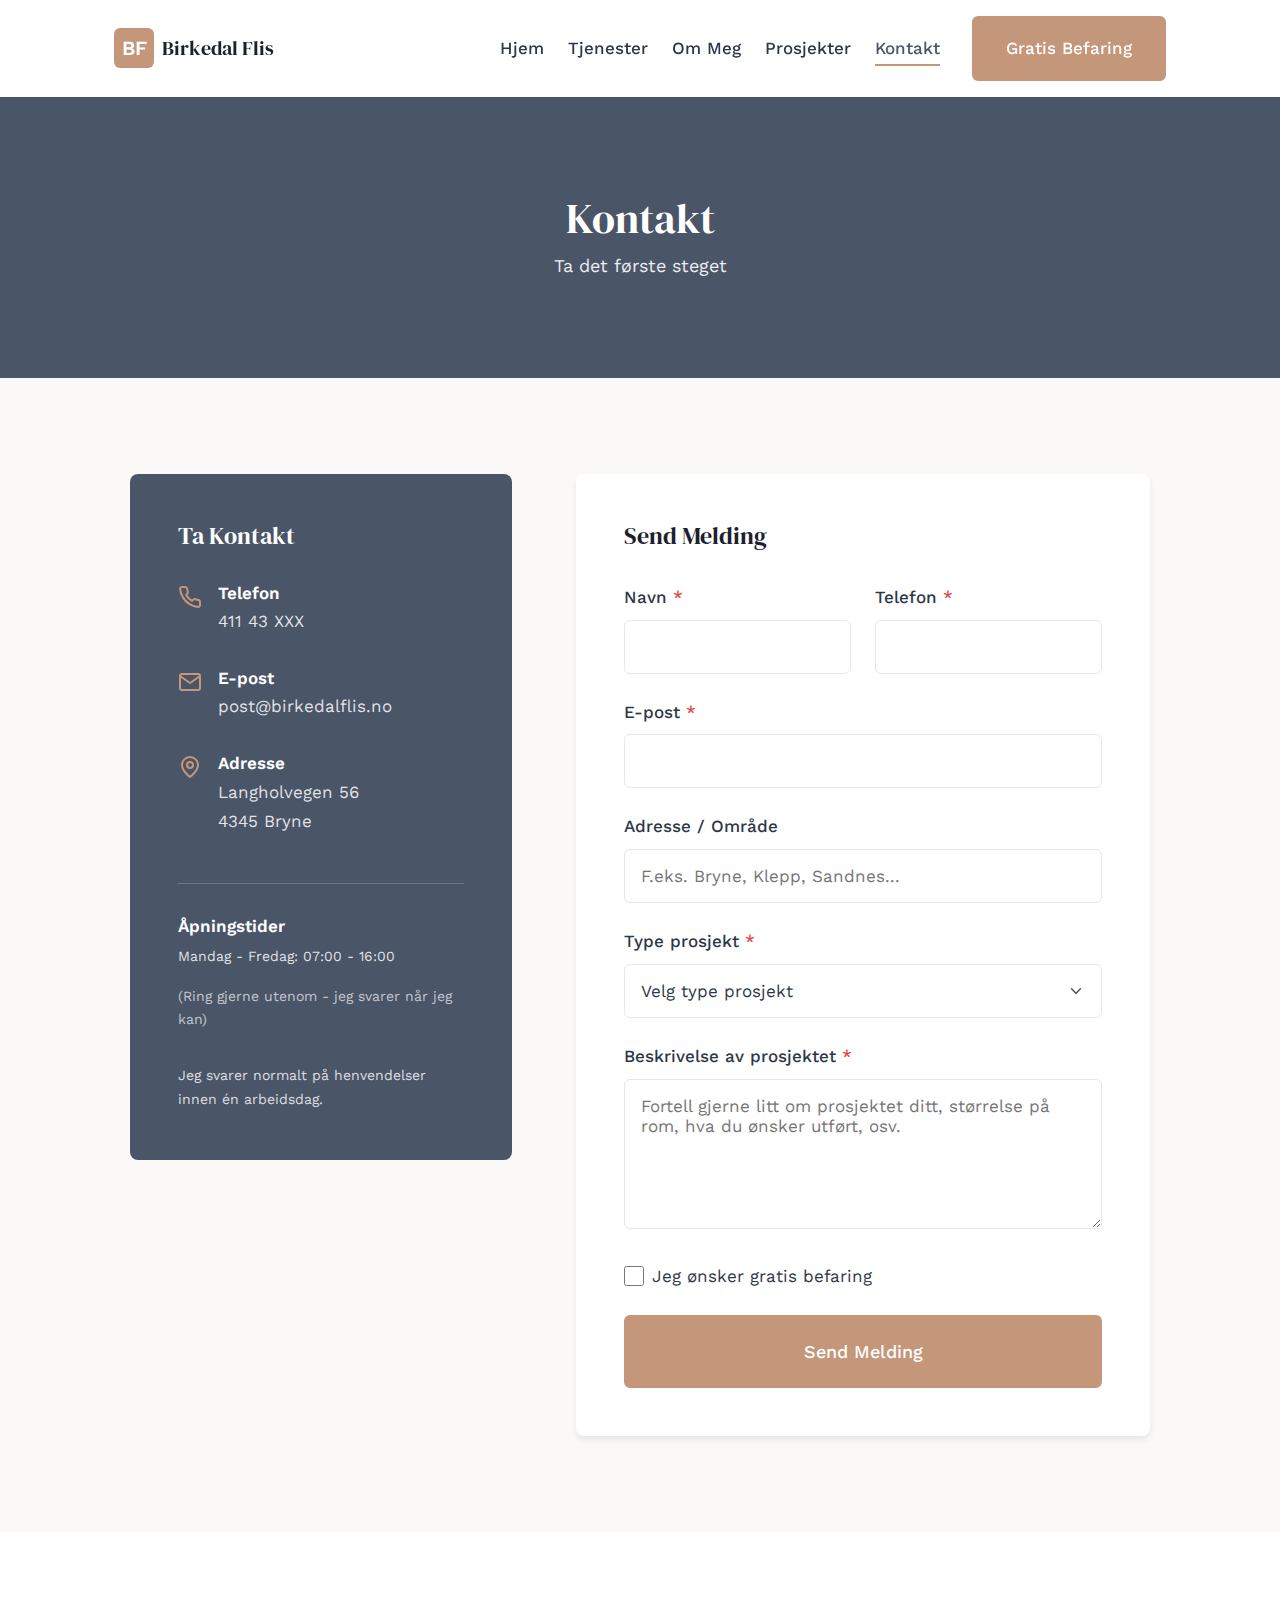
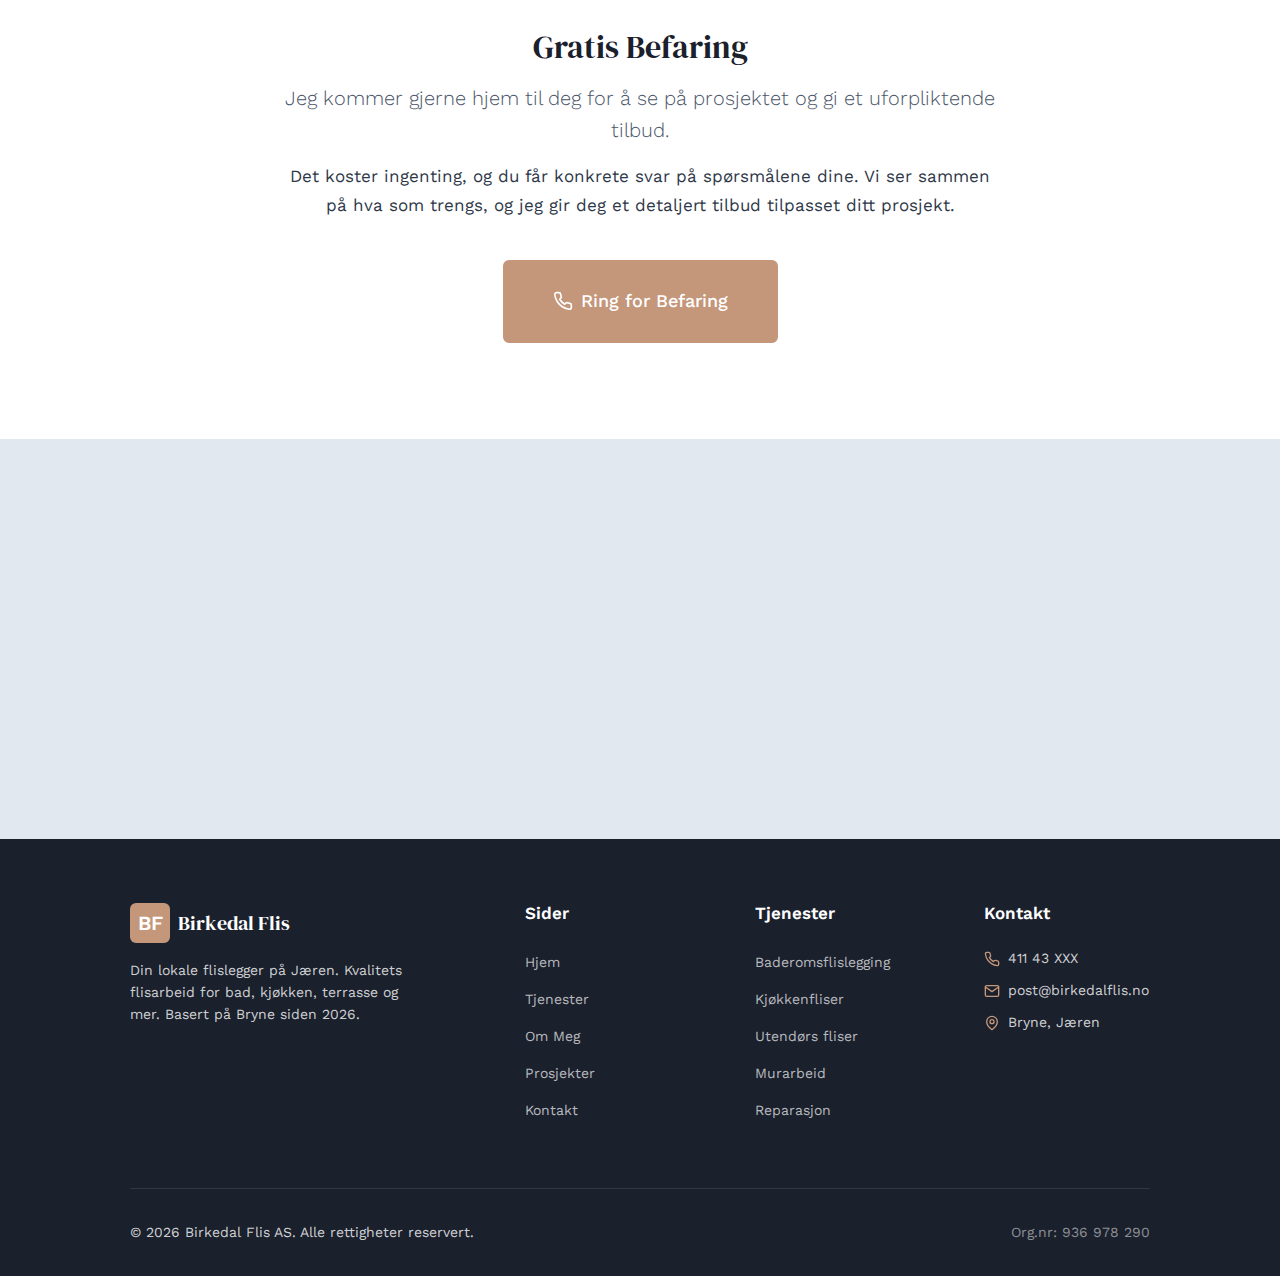
<file: kontakt.html>
<!DOCTYPE html>
<html lang="nb">
<head>
    <meta charset="UTF-8">
    <meta name="viewport" content="width=device-width, initial-scale=1.0">
    <meta http-equiv="X-UA-Compatible" content="IE=edge">

    <!-- Primary Meta Tags -->
    <title>Kontakt Flislegger Bryne | Gratis Befaring | Birkedal Flis</title>
    <meta name="title" content="Kontakt Flislegger Bryne | Gratis Befaring | Birkedal Flis">
    <meta name="description" content="Kontakt Birkedal Flis for flislegging på Jæren. Gratis befaring på Bryne og omegn. Ring 411 43 XXX.">
    <meta name="keywords" content="kontakt flislegger, gratis befaring bryne, flislegger tilbud, flislegging jæren kontakt">
    <meta name="author" content="Birkedal Flis AS">
    <meta name="robots" content="index, follow">

    <!-- Open Graph / Facebook -->
    <meta property="og:type" content="website">
    <meta property="og:url" content="https://birkedalflis.no/kontakt.html">
    <meta property="og:title" content="Kontakt Flislegger Bryne | Gratis Befaring | Birkedal Flis">
    <meta property="og:description" content="Kontakt Birkedal Flis for flislegging på Jæren. Gratis befaring på Bryne og omegn.">
    <meta property="og:locale" content="nb_NO">

    <!-- Canonical URL -->
    <link rel="canonical" href="https://birkedalflis.no/kontakt.html">

    <!-- Favicon -->
    <link rel="icon" type="image/svg+xml" href="data:image/svg+xml,<svg xmlns='http://www.w3.org/2000/svg' viewBox='0 0 100 100'><rect fill='%23C4967A' width='100' height='100' rx='12'/><text x='50' y='68' font-size='50' font-family='serif' text-anchor='middle' fill='white'>BF</text></svg>">

    <!-- Google Fonts -->
    <link rel="preconnect" href="https://fonts.googleapis.com">
    <link rel="preconnect" href="https://fonts.gstatic.com" crossorigin>
    <link href="https://fonts.googleapis.com/css2?family=DM+Serif+Display&family=Work+Sans:wght@300;400;500;600&display=swap" rel="stylesheet">

    <!-- Stylesheets -->
    <link rel="stylesheet" href="css/style.css">
    <link rel="stylesheet" href="css/responsive.css">
</head>
<body>
    <!-- Header -->
    <header class="header">
        <div class="header-inner">
            <a href="index.html" class="logo">
                <span class="logo-icon">BF</span>
                <span>Birkedal Flis</span>
            </a>

            <div class="nav-overlay" id="nav-overlay"></div>

            <nav class="nav" id="main-nav">
                <ul class="nav-list">
                    <li><a href="index.html" class="nav-link">Hjem</a></li>
                    <li><a href="tjenester.html" class="nav-link">Tjenester</a></li>
                    <li><a href="om-meg.html" class="nav-link">Om Meg</a></li>
                    <li><a href="prosjekter.html" class="nav-link">Prosjekter</a></li>
                    <li><a href="kontakt.html" class="nav-link active">Kontakt</a></li>
                </ul>
                <a href="kontakt.html" class="btn btn-primary nav-cta">Gratis Befaring</a>
            </nav>

            <button class="menu-toggle" id="menu-toggle" aria-label="Meny">
                <span></span>
                <span></span>
                <span></span>
            </button>
        </div>
    </header>

    <!-- Page Header -->
    <section class="page-header">
        <div class="container">
            <h1>Kontakt</h1>
            <p>Ta det første steget</p>
        </div>
    </section>

    <!-- Contact Section -->
    <section class="section">
        <div class="container">
            <div class="contact-grid">
                <!-- Contact Info -->
                <div class="contact-info">
                    <h3>Ta Kontakt</h3>

                    <div class="contact-item">
                        <svg xmlns="http://www.w3.org/2000/svg" width="24" height="24" viewBox="0 0 24 24" fill="none" stroke="currentColor" stroke-width="2" stroke-linecap="round" stroke-linejoin="round"><path d="M22 16.92v3a2 2 0 0 1-2.18 2 19.79 19.79 0 0 1-8.63-3.07 19.5 19.5 0 0 1-6-6 19.79 19.79 0 0 1-3.07-8.67A2 2 0 0 1 4.11 2h3a2 2 0 0 1 2 1.72 12.84 12.84 0 0 0 .7 2.81 2 2 0 0 1-.45 2.11L8.09 9.91a16 16 0 0 0 6 6l1.27-1.27a2 2 0 0 1 2.11-.45 12.84 12.84 0 0 0 2.81.7A2 2 0 0 1 22 16.92z"></path></svg>
                        <div class="contact-item-content">
                            <h4>Telefon</h4>
                            <a href="tel:+4741143000">411 43 XXX</a>
                        </div>
                    </div>

                    <div class="contact-item">
                        <svg xmlns="http://www.w3.org/2000/svg" width="24" height="24" viewBox="0 0 24 24" fill="none" stroke="currentColor" stroke-width="2" stroke-linecap="round" stroke-linejoin="round"><path d="M4 4h16c1.1 0 2 .9 2 2v12c0 1.1-.9 2-2 2H4c-1.1 0-2-.9-2-2V6c0-1.1.9-2 2-2z"></path><polyline points="22,6 12,13 2,6"></polyline></svg>
                        <div class="contact-item-content">
                            <h4>E-post</h4>
                            <a href="mailto:post@birkedalflis.no">post@birkedalflis.no</a>
                        </div>
                    </div>

                    <div class="contact-item">
                        <svg xmlns="http://www.w3.org/2000/svg" width="24" height="24" viewBox="0 0 24 24" fill="none" stroke="currentColor" stroke-width="2" stroke-linecap="round" stroke-linejoin="round"><path d="M20 10c0 6-8 12-8 12s-8-6-8-12a8 8 0 0 1 16 0Z"></path><circle cx="12" cy="10" r="3"></circle></svg>
                        <div class="contact-item-content">
                            <h4>Adresse</h4>
                            <p>Langholvegen 56<br>4345 Bryne</p>
                        </div>
                    </div>

                    <div class="contact-hours">
                        <h4>Åpningstider</h4>
                        <p>Mandag - Fredag: 07:00 - 16:00</p>
                        <p style="font-size: var(--text-sm); opacity: 0.8; margin-top: var(--space-sm);">(Ring gjerne utenom - jeg svarer når jeg kan)</p>
                    </div>

                    <p style="font-size: var(--text-sm); margin-top: var(--space-xl); opacity: 0.8;">
                        Jeg svarer normalt på henvendelser innen én arbeidsdag.
                    </p>
                </div>

                <!-- Contact Form -->
                <div class="contact-form-wrapper">
                    <h3>Send Melding</h3>

                    <form id="contact-form" class="contact-form">
                        <div class="form-row">
                            <div class="form-group">
                                <label for="name" class="form-label required">Navn</label>
                                <input type="text" id="name" name="name" class="form-input" required>
                            </div>

                            <div class="form-group">
                                <label for="phone" class="form-label required">Telefon</label>
                                <input type="tel" id="phone" name="phone" class="form-input" required>
                            </div>
                        </div>

                        <div class="form-group">
                            <label for="email" class="form-label required">E-post</label>
                            <input type="email" id="email" name="email" class="form-input" required>
                        </div>

                        <div class="form-group">
                            <label for="address" class="form-label">Adresse / Område</label>
                            <input type="text" id="address" name="address" class="form-input" placeholder="F.eks. Bryne, Klepp, Sandnes...">
                        </div>

                        <div class="form-group">
                            <label for="projectType" class="form-label required">Type prosjekt</label>
                            <select id="projectType" name="projectType" class="form-select" required>
                                <option value="">Velg type prosjekt</option>
                                <option value="bad">Baderomsflislegging</option>
                                <option value="kjokken">Kjøkkenflislegging</option>
                                <option value="andre-rom">Fliser andre rom</option>
                                <option value="utendors">Utvendig flislegging</option>
                                <option value="murarbeid">Murarbeid</option>
                                <option value="reparasjon">Reparasjon/vedlikehold</option>
                                <option value="annet">Annet</option>
                            </select>
                        </div>

                        <div class="form-group">
                            <label for="description" class="form-label required">Beskrivelse av prosjektet</label>
                            <textarea id="description" name="description" class="form-textarea" rows="5" placeholder="Fortell gjerne litt om prosjektet ditt, størrelse på rom, hva du ønsker utført, osv." required></textarea>
                        </div>

                        <div class="form-group">
                            <label class="form-checkbox">
                                <input type="checkbox" id="siteVisit" name="siteVisit" value="yes">
                                <span>Jeg ønsker gratis befaring</span>
                            </label>
                        </div>

                        <button type="submit" class="btn btn-primary btn-lg" style="width: 100%;">
                            Send Melding
                        </button>
                    </form>

                    <!-- Success Message (hidden by default) -->
                    <div id="form-success" class="form-success" style="display: none;">
                        <h4>Takk for din henvendelse!</h4>
                        <p>Jeg har mottatt meldingen din og tar kontakt så snart som mulig, vanligvis innen én arbeidsdag.</p>
                        <p style="margin-top: var(--space-md);"><strong>Haster det?</strong> Ring meg direkte på <a href="tel:+4741143000" style="color: inherit; text-decoration: underline;">411 43 XXX</a>.</p>
                    </div>
                </div>
            </div>
        </div>
    </section>

    <!-- Free Site Visit CTA -->
    <section class="section section-bg">
        <div class="container container-narrow text-center">
            <h2>Gratis Befaring</h2>
            <p class="lead">Jeg kommer gjerne hjem til deg for å se på prosjektet og gi et uforpliktende tilbud.</p>
            <p>Det koster ingenting, og du får konkrete svar på spørsmålene dine. Vi ser sammen på hva som trengs, og jeg gir deg et detaljert tilbud tilpasset ditt prosjekt.</p>
            <a href="tel:+4741143000" class="btn btn-primary btn-lg mt-3">
                <svg xmlns="http://www.w3.org/2000/svg" width="20" height="20" viewBox="0 0 24 24" fill="none" stroke="currentColor" stroke-width="2" stroke-linecap="round" stroke-linejoin="round"><path d="M22 16.92v3a2 2 0 0 1-2.18 2 19.79 19.79 0 0 1-8.63-3.07 19.5 19.5 0 0 1-6-6 19.79 19.79 0 0 1-3.07-8.67A2 2 0 0 1 4.11 2h3a2 2 0 0 1 2 1.72 12.84 12.84 0 0 0 .7 2.81 2 2 0 0 1-.45 2.11L8.09 9.91a16 16 0 0 0 6 6l1.27-1.27a2 2 0 0 1 2.11-.45 12.84 12.84 0 0 0 2.81.7A2 2 0 0 1 22 16.92z"></path></svg>
                Ring for Befaring
            </a>
        </div>
    </section>

    <!-- Map Section -->
    <section class="map-section">
        <iframe
            src="https://www.google.com/maps/embed?pb=!1m18!1m12!1m3!1d2071.8134520833407!2d5.641842876852883!3d58.73456907501768!2m3!1f0!2f0!3f0!3m2!1i1024!2i768!4f13.1!3m3!1m2!1s0x463a360c14a1a0a1%3A0x8a5c3c5c8b8a3a3a!2sLangholvegen%2056%2C%204345%20Bryne%2C%20Norway!5e0!3m2!1sen!2sus!4v1705500000000!5m2!1sen!2sus"
            width="100%"
            height="100%"
            style="border:0;"
            allowfullscreen=""
            loading="lazy"
            referrerpolicy="no-referrer-when-downgrade"
            title="Birkedal Flis AS - Langholvegen 56, Bryne">
        </iframe>
    </section>

    <!-- Footer -->
    <footer class="footer">
        <div class="container">
            <div class="footer-grid">
                <div class="footer-brand">
                    <div class="footer-logo">
                        <span class="logo-icon">BF</span>
                        <span>Birkedal Flis</span>
                    </div>
                    <p>Din lokale flislegger på Jæren. Kvalitets flisarbeid for bad, kjøkken, terrasse og mer. Basert på Bryne siden 2026.</p>
                </div>

                <div>
                    <h4>Sider</h4>
                    <ul class="footer-links">
                        <li><a href="index.html">Hjem</a></li>
                        <li><a href="tjenester.html">Tjenester</a></li>
                        <li><a href="om-meg.html">Om Meg</a></li>
                        <li><a href="prosjekter.html">Prosjekter</a></li>
                        <li><a href="kontakt.html">Kontakt</a></li>
                    </ul>
                </div>

                <div>
                    <h4>Tjenester</h4>
                    <ul class="footer-links">
                        <li><a href="tjenester.html#bad">Baderomsflislegging</a></li>
                        <li><a href="tjenester.html#kjokken">Kjøkkenfliser</a></li>
                        <li><a href="tjenester.html#utendors">Utendørs fliser</a></li>
                        <li><a href="tjenester.html#murarbeid">Murarbeid</a></li>
                        <li><a href="tjenester.html#reparasjon">Reparasjon</a></li>
                    </ul>
                </div>

                <div class="footer-contact">
                    <h4>Kontakt</h4>
                    <p>
                        <svg xmlns="http://www.w3.org/2000/svg" width="16" height="16" viewBox="0 0 24 24" fill="none" stroke="currentColor" stroke-width="2" stroke-linecap="round" stroke-linejoin="round"><path d="M22 16.92v3a2 2 0 0 1-2.18 2 19.79 19.79 0 0 1-8.63-3.07 19.5 19.5 0 0 1-6-6 19.79 19.79 0 0 1-3.07-8.67A2 2 0 0 1 4.11 2h3a2 2 0 0 1 2 1.72 12.84 12.84 0 0 0 .7 2.81 2 2 0 0 1-.45 2.11L8.09 9.91a16 16 0 0 0 6 6l1.27-1.27a2 2 0 0 1 2.11-.45 12.84 12.84 0 0 0 2.81.7A2 2 0 0 1 22 16.92z"></path></svg>
                        411 43 XXX
                    </p>
                    <p>
                        <svg xmlns="http://www.w3.org/2000/svg" width="16" height="16" viewBox="0 0 24 24" fill="none" stroke="currentColor" stroke-width="2" stroke-linecap="round" stroke-linejoin="round"><path d="M4 4h16c1.1 0 2 .9 2 2v12c0 1.1-.9 2-2 2H4c-1.1 0-2-.9-2-2V6c0-1.1.9-2 2-2z"></path><polyline points="22,6 12,13 2,6"></polyline></svg>
                        post@birkedalflis.no
                    </p>
                    <p>
                        <svg xmlns="http://www.w3.org/2000/svg" width="16" height="16" viewBox="0 0 24 24" fill="none" stroke="currentColor" stroke-width="2" stroke-linecap="round" stroke-linejoin="round"><path d="M20 10c0 6-8 12-8 12s-8-6-8-12a8 8 0 0 1 16 0Z"></path><circle cx="12" cy="10" r="3"></circle></svg>
                        Bryne, Jæren
                    </p>
                </div>
            </div>

            <div class="footer-bottom">
                <p>&copy; 2026 Birkedal Flis AS. Alle rettigheter reservert.</p>
                <p class="footer-org">Org.nr: 936 978 290</p>
            </div>
        </div>
    </footer>

    <!-- JavaScript -->
    <script src="js/main.js"></script>
</body>
</html>
</file>
<file: css/style.css>
/* ============================================
   Birkedal Flis AS - Main Stylesheet
   Design System & Base Styles
   ============================================ */

/* ---------- CSS Custom Properties ---------- */
:root {
    /* Colors */
    --color-primary: #4A5568;
    --color-primary-dark: #2D3748;
    --color-primary-light: #718096;
    --color-secondary: #C4967A;
    --color-secondary-dark: #A67C5B;
    --color-secondary-light: #D4A98E;
    --color-accent: #2C7A7B;
    --color-accent-dark: #234E52;
    --color-accent-light: #38B2AC;
    --color-bg-light: #FAF9F7;
    --color-bg-white: #FFFFFF;
    --color-dark: #1A202C;
    --color-text: #2D3748;
    --color-text-light: #4A5568;
    --color-text-muted: #718096;
    --color-border: #E2E8F0;
    --color-border-dark: #CBD5E0;
    --color-success: #48BB78;
    --color-error: #E53E3E;

    /* Typography */
    --font-heading: 'DM Serif Display', Georgia, serif;
    --font-body: 'Work Sans', -apple-system, BlinkMacSystemFont, 'Segoe UI', sans-serif;

    /* Font Sizes */
    --text-xs: 0.75rem;
    --text-sm: 0.875rem;
    --text-base: 1.0625rem;
    --text-lg: 1.125rem;
    --text-xl: 1.25rem;
    --text-2xl: 1.5rem;
    --text-3xl: 2rem;
    --text-4xl: 2.625rem;
    --text-5xl: 3rem;

    /* Spacing */
    --space-xs: 0.25rem;
    --space-sm: 0.5rem;
    --space-md: 1rem;
    --space-lg: 1.5rem;
    --space-xl: 2rem;
    --space-2xl: 3rem;
    --space-3xl: 4rem;
    --space-4xl: 6rem;

    /* Layout */
    --max-width: 1100px;
    --max-width-narrow: 800px;
    --container-padding: 1.5rem;

    /* Borders & Shadows */
    --radius-sm: 4px;
    --radius-md: 6px;
    --radius-lg: 8px;
    --radius-xl: 12px;
    --shadow-sm: 0 1px 2px rgba(0, 0, 0, 0.05);
    --shadow-md: 0 4px 6px rgba(0, 0, 0, 0.07);
    --shadow-lg: 0 10px 15px rgba(0, 0, 0, 0.1);
    --shadow-xl: 0 20px 25px rgba(0, 0, 0, 0.1);

    /* Transitions */
    --transition-fast: 150ms ease;
    --transition-base: 250ms ease;
    --transition-slow: 350ms ease;
}

/* ---------- Reset & Base ---------- */
*,
*::before,
*::after {
    box-sizing: border-box;
    margin: 0;
    padding: 0;
}

html {
    font-size: 16px;
    scroll-behavior: smooth;
    -webkit-font-smoothing: antialiased;
    -moz-osx-font-smoothing: grayscale;
}

body {
    font-family: var(--font-body);
    font-size: var(--text-base);
    line-height: 1.7;
    color: var(--color-text);
    background-color: var(--color-bg-light);
}

img {
    max-width: 100%;
    height: auto;
    display: block;
}

a {
    color: var(--color-accent);
    text-decoration: none;
    transition: color var(--transition-fast);
}

a:hover {
    color: var(--color-accent-dark);
}

ul, ol {
    list-style: none;
}

/* ---------- Typography ---------- */
h1, h2, h3, h4, h5, h6 {
    font-family: var(--font-heading);
    font-weight: 400;
    color: var(--color-dark);
    line-height: 1.2;
    margin-bottom: var(--space-md);
}

h1 {
    font-size: var(--text-4xl);
}

h2 {
    font-size: var(--text-3xl);
}

h3 {
    font-size: var(--text-2xl);
}

h4 {
    font-size: var(--text-xl);
}

p {
    margin-bottom: var(--space-md);
}

p:last-child {
    margin-bottom: 0;
}

.lead {
    font-size: var(--text-xl);
    font-weight: 300;
    line-height: 1.6;
    color: var(--color-text-light);
}

.text-muted {
    color: var(--color-text-muted);
}

.text-center {
    text-align: center;
}

/* ---------- Layout ---------- */
.container {
    width: 100%;
    max-width: var(--max-width);
    margin: 0 auto;
    padding: 0 var(--container-padding);
}

.container-narrow {
    max-width: var(--max-width-narrow);
}

.section {
    padding: var(--space-4xl) 0;
}

.section-sm {
    padding: var(--space-3xl) 0;
}

.section-bg {
    background-color: var(--color-bg-white);
}

.section-header {
    text-align: center;
    margin-bottom: var(--space-3xl);
}

.section-header h2 {
    margin-bottom: var(--space-sm);
}

.section-header p {
    color: var(--color-text-muted);
    font-size: var(--text-lg);
}

/* ---------- Header & Navigation ---------- */
.header {
    background-color: var(--color-bg-white);
    box-shadow: var(--shadow-sm);
    position: sticky;
    top: 0;
    z-index: 1000;
}

.header-inner {
    display: flex;
    align-items: center;
    justify-content: space-between;
    padding: var(--space-md) var(--container-padding);
    max-width: var(--max-width);
    margin: 0 auto;
}

.logo {
    display: flex;
    align-items: center;
    gap: var(--space-sm);
    font-family: var(--font-heading);
    font-size: var(--text-xl);
    color: var(--color-dark);
    text-decoration: none;
}

.logo:hover {
    color: var(--color-primary);
}

.logo-icon {
    width: 40px;
    height: 40px;
    background-color: var(--color-secondary);
    border-radius: var(--radius-md);
    display: flex;
    align-items: center;
    justify-content: center;
    color: white;
    font-weight: 600;
    font-family: var(--font-body);
}

.nav {
    display: flex;
    align-items: center;
    gap: var(--space-xl);
}

.nav-list {
    display: flex;
    align-items: center;
    gap: var(--space-lg);
}

.nav-link {
    color: var(--color-text);
    font-size: var(--text-base);
    font-weight: 500;
    padding: var(--space-sm) 0;
    position: relative;
    transition: color var(--transition-fast);
}

.nav-link::after {
    content: '';
    position: absolute;
    bottom: 0;
    left: 0;
    width: 0;
    height: 2px;
    background-color: var(--color-secondary);
    transition: width var(--transition-base);
}

.nav-link:hover,
.nav-link.active {
    color: var(--color-primary);
}

.nav-link:hover::after,
.nav-link.active::after {
    width: 100%;
}

.nav-cta {
    display: none;
}

/* Mobile Menu Toggle */
.menu-toggle {
    display: none;
    flex-direction: column;
    gap: 5px;
    padding: var(--space-sm);
    background: none;
    border: none;
    cursor: pointer;
}

.menu-toggle span {
    display: block;
    width: 24px;
    height: 2px;
    background-color: var(--color-dark);
    transition: transform var(--transition-base), opacity var(--transition-base);
}

.menu-toggle.active span:nth-child(1) {
    transform: rotate(45deg) translate(5px, 5px);
}

.menu-toggle.active span:nth-child(2) {
    opacity: 0;
}

.menu-toggle.active span:nth-child(3) {
    transform: rotate(-45deg) translate(5px, -5px);
}

/* ---------- Buttons ---------- */
.btn {
    display: inline-flex;
    align-items: center;
    justify-content: center;
    gap: var(--space-sm);
    padding: var(--space-md) var(--space-xl);
    font-family: var(--font-body);
    font-size: var(--text-base);
    font-weight: 500;
    border-radius: var(--radius-md);
    border: 2px solid transparent;
    cursor: pointer;
    transition: all var(--transition-fast);
    text-decoration: none;
}

.btn-primary {
    background-color: var(--color-secondary);
    color: white;
    border-color: var(--color-secondary);
}

.btn-primary:hover {
    background-color: var(--color-secondary-dark);
    border-color: var(--color-secondary-dark);
    color: white;
}

.btn-secondary {
    background-color: transparent;
    color: var(--color-primary);
    border-color: var(--color-primary);
}

.btn-secondary:hover {
    background-color: var(--color-primary);
    color: white;
}

.btn-accent {
    background-color: var(--color-accent);
    color: white;
    border-color: var(--color-accent);
}

.btn-accent:hover {
    background-color: var(--color-accent-dark);
    border-color: var(--color-accent-dark);
    color: white;
}

.btn-white {
    background-color: white;
    color: var(--color-primary);
    border-color: white;
}

.btn-white:hover {
    background-color: var(--color-bg-light);
    border-color: var(--color-bg-light);
}

.btn-lg {
    padding: var(--space-lg) var(--space-2xl);
    font-size: var(--text-lg);
}

.btn-sm {
    padding: var(--space-sm) var(--space-lg);
    font-size: var(--text-sm);
}

.btn-icon {
    width: 20px;
    height: 20px;
}

/* ---------- Hero Section ---------- */
.hero {
    position: relative;
    min-height: 70vh;
    display: flex;
    align-items: center;
    background-color: var(--color-primary);
    overflow: hidden;
}

.hero-bg {
    position: absolute;
    top: 0;
    left: 0;
    width: 100%;
    height: 100%;
    background-size: cover;
    background-position: center;
    opacity: 0.3;
}

.hero-overlay {
    position: absolute;
    top: 0;
    left: 0;
    width: 100%;
    height: 100%;
    background: linear-gradient(135deg, rgba(26, 32, 44, 0.85) 0%, rgba(74, 85, 104, 0.75) 100%);
}

.hero-content {
    position: relative;
    z-index: 10;
    color: white;
    max-width: 650px;
}

.hero h1 {
    color: white;
    font-size: var(--text-5xl);
    margin-bottom: var(--space-lg);
}

.hero-subtitle {
    font-size: var(--text-xl);
    opacity: 0.9;
    margin-bottom: var(--space-2xl);
    line-height: 1.6;
}

.hero-buttons {
    display: flex;
    flex-wrap: wrap;
    gap: var(--space-md);
}

/* Trust Indicators */
.trust-indicators {
    display: flex;
    flex-wrap: wrap;
    gap: var(--space-lg);
    margin-top: var(--space-3xl);
    padding-top: var(--space-xl);
    border-top: 1px solid rgba(255, 255, 255, 0.2);
}

.trust-item {
    display: flex;
    align-items: center;
    gap: var(--space-sm);
    font-size: var(--text-sm);
    opacity: 0.9;
}

.trust-item svg {
    width: 18px;
    height: 18px;
    color: var(--color-secondary);
}

/* ---------- Cards ---------- */
.card {
    background-color: var(--color-bg-white);
    border-radius: var(--radius-lg);
    padding: var(--space-xl);
    box-shadow: var(--shadow-md);
    transition: transform var(--transition-base), box-shadow var(--transition-base);
}

.card:hover {
    transform: translateY(-4px);
    box-shadow: var(--shadow-lg);
}

.card-icon {
    width: 56px;
    height: 56px;
    background-color: var(--color-secondary-light);
    border-radius: var(--radius-md);
    display: flex;
    align-items: center;
    justify-content: center;
    margin-bottom: var(--space-lg);
    color: var(--color-secondary-dark);
}

.card-icon svg {
    width: 28px;
    height: 28px;
}

.card h3 {
    font-size: var(--text-xl);
    margin-bottom: var(--space-sm);
}

.card p {
    color: var(--color-text-muted);
    font-size: var(--text-base);
}

.card-link {
    display: inline-flex;
    align-items: center;
    gap: var(--space-xs);
    margin-top: var(--space-md);
    color: var(--color-accent);
    font-weight: 500;
    font-size: var(--text-sm);
}

.card-link:hover {
    gap: var(--space-sm);
}

/* Service Cards Grid */
.services-grid {
    display: grid;
    grid-template-columns: repeat(auto-fit, minmax(300px, 1fr));
    gap: var(--space-xl);
}

/* ---------- Why Choose Us ---------- */
.features-grid {
    display: grid;
    grid-template-columns: repeat(auto-fit, minmax(280px, 1fr));
    gap: var(--space-xl);
}

.feature {
    display: flex;
    gap: var(--space-lg);
}

.feature-icon {
    flex-shrink: 0;
    width: 48px;
    height: 48px;
    background-color: var(--color-accent-light);
    border-radius: 50%;
    display: flex;
    align-items: center;
    justify-content: center;
    color: white;
}

.feature-icon svg {
    width: 24px;
    height: 24px;
}

.feature h4 {
    font-family: var(--font-body);
    font-weight: 600;
    font-size: var(--text-lg);
    margin-bottom: var(--space-xs);
}

.feature p {
    color: var(--color-text-muted);
    font-size: var(--text-base);
}

/* ---------- Service Area Map ---------- */
.service-area {
    display: grid;
    grid-template-columns: 1fr 1fr;
    gap: var(--space-3xl);
    align-items: center;
}

.area-list {
    display: grid;
    grid-template-columns: repeat(2, 1fr);
    gap: var(--space-md);
}

.area-item {
    display: flex;
    align-items: center;
    gap: var(--space-sm);
    padding: var(--space-md);
    background-color: var(--color-bg-light);
    border-radius: var(--radius-md);
}

.area-item.primary {
    background-color: var(--color-secondary-light);
    color: var(--color-secondary-dark);
    font-weight: 500;
}

.area-marker {
    width: 8px;
    height: 8px;
    background-color: var(--color-accent);
    border-radius: 50%;
}

.area-item.primary .area-marker {
    background-color: var(--color-secondary-dark);
}

.area-map {
    aspect-ratio: 4/3;
    background-color: var(--color-border);
    border-radius: var(--radius-lg);
    overflow: hidden;
}

.area-map iframe {
    width: 100%;
    height: 100%;
    border: none;
}

/* ---------- CTA Section ---------- */
.cta-section {
    background-color: var(--color-primary);
    color: white;
    text-align: center;
}

.cta-section h2 {
    color: white;
    margin-bottom: var(--space-md);
}

.cta-section p {
    opacity: 0.9;
    max-width: 600px;
    margin: 0 auto var(--space-xl);
    font-size: var(--text-lg);
}

.cta-buttons {
    display: flex;
    justify-content: center;
    flex-wrap: wrap;
    gap: var(--space-md);
}

/* ---------- Introduction Section ---------- */
.intro-section {
    display: grid;
    grid-template-columns: 1fr 1fr;
    gap: var(--space-3xl);
    align-items: center;
}

.intro-content h2 {
    margin-bottom: var(--space-lg);
}

.intro-image {
    aspect-ratio: 4/3;
    background-color: var(--color-border);
    border-radius: var(--radius-lg);
    overflow: hidden;
}

.intro-image img {
    width: 100%;
    height: 100%;
    object-fit: cover;
}

/* ---------- Page Header ---------- */
.page-header {
    background-color: var(--color-primary);
    padding: var(--space-4xl) 0;
    text-align: center;
    color: white;
}

.page-header h1 {
    color: white;
    margin-bottom: var(--space-sm);
}

.page-header p {
    opacity: 0.9;
    font-size: var(--text-lg);
}

/* ---------- Services Detail Page ---------- */
.service-detail {
    padding: var(--space-3xl) 0;
    border-bottom: 1px solid var(--color-border);
}

.service-detail:last-child {
    border-bottom: none;
}

.service-detail-grid {
    display: grid;
    grid-template-columns: 1fr 1fr;
    gap: var(--space-3xl);
    align-items: center;
}

.service-detail:nth-child(even) .service-detail-grid {
    direction: rtl;
}

.service-detail:nth-child(even) .service-detail-grid > * {
    direction: ltr;
}

.service-detail-content h2 {
    margin-bottom: var(--space-lg);
}

.service-detail-content ul {
    margin: var(--space-lg) 0;
}

.service-detail-content li {
    display: flex;
    align-items: flex-start;
    gap: var(--space-sm);
    margin-bottom: var(--space-sm);
    color: var(--color-text-light);
}

.service-detail-content li::before {
    content: '';
    flex-shrink: 0;
    width: 6px;
    height: 6px;
    background-color: var(--color-secondary);
    border-radius: 50%;
    margin-top: 10px;
}

.service-detail-image {
    aspect-ratio: 4/3;
    background-color: var(--color-border);
    border-radius: var(--radius-lg);
    overflow: hidden;
}

.service-detail-image img {
    width: 100%;
    height: 100%;
    object-fit: cover;
}

/* Pricing Section */
.pricing-section {
    background-color: var(--color-bg-light);
    border-radius: var(--radius-lg);
    padding: var(--space-2xl);
    margin-top: var(--space-xl);
}

.pricing-section h3 {
    margin-bottom: var(--space-lg);
}

.pricing-list {
    display: flex;
    flex-direction: column;
    gap: var(--space-md);
}

.pricing-item {
    display: flex;
    justify-content: space-between;
    align-items: center;
    padding: var(--space-md);
    background-color: var(--color-bg-white);
    border-radius: var(--radius-md);
}

.pricing-item span:first-child {
    color: var(--color-text-light);
}

.pricing-item span:last-child {
    font-weight: 600;
    color: var(--color-primary);
}

/* ---------- About Page ---------- */
.about-intro {
    display: grid;
    grid-template-columns: 1fr 1.2fr;
    gap: var(--space-3xl);
    align-items: start;
}

.about-image {
    aspect-ratio: 3/4;
    background-color: var(--color-border);
    border-radius: var(--radius-lg);
    overflow: hidden;
    position: sticky;
    top: 100px;
}

.about-image img {
    width: 100%;
    height: 100%;
    object-fit: cover;
}

.about-content h2 {
    margin-bottom: var(--space-lg);
}

/* Values Grid */
.values-grid {
    display: grid;
    grid-template-columns: repeat(2, 1fr);
    gap: var(--space-xl);
}

.value-card {
    background-color: var(--color-bg-white);
    padding: var(--space-xl);
    border-radius: var(--radius-lg);
    border-left: 4px solid var(--color-secondary);
}

.value-card h4 {
    font-family: var(--font-body);
    font-weight: 600;
    text-transform: uppercase;
    letter-spacing: 0.05em;
    font-size: var(--text-sm);
    color: var(--color-secondary);
    margin-bottom: var(--space-sm);
}

.value-card p {
    color: var(--color-text-light);
}

/* Expertise List */
.expertise-section {
    background-color: var(--color-bg-white);
}

.expertise-list {
    display: grid;
    grid-template-columns: repeat(auto-fit, minmax(250px, 1fr));
    gap: var(--space-md);
}

.expertise-item {
    display: flex;
    align-items: center;
    gap: var(--space-md);
    padding: var(--space-md);
    background-color: var(--color-bg-light);
    border-radius: var(--radius-md);
}

.expertise-item svg {
    width: 24px;
    height: 24px;
    color: var(--color-accent);
    flex-shrink: 0;
}

/* ---------- Projects Page ---------- */
.projects-intro {
    text-align: center;
    max-width: 700px;
    margin: 0 auto var(--space-3xl);
}

.projects-grid {
    display: grid;
    grid-template-columns: repeat(auto-fit, minmax(320px, 1fr));
    gap: var(--space-xl);
}

.project-card {
    background-color: var(--color-bg-white);
    border-radius: var(--radius-lg);
    overflow: hidden;
    box-shadow: var(--shadow-md);
    transition: transform var(--transition-base), box-shadow var(--transition-base);
}

.project-card:hover {
    transform: translateY(-4px);
    box-shadow: var(--shadow-lg);
}

.project-image {
    aspect-ratio: 16/10;
    background-color: var(--color-border);
    overflow: hidden;
}

.project-image img {
    width: 100%;
    height: 100%;
    object-fit: cover;
    transition: transform var(--transition-slow);
}

.project-card:hover .project-image img {
    transform: scale(1.05);
}

.project-content {
    padding: var(--space-lg);
}

.project-category {
    font-size: var(--text-sm);
    color: var(--color-secondary);
    font-weight: 500;
    margin-bottom: var(--space-xs);
}

.project-content h3 {
    font-size: var(--text-lg);
    margin-bottom: var(--space-sm);
}

.project-content p {
    color: var(--color-text-muted);
    font-size: var(--text-sm);
}

/* Project Categories Filter */
.project-filters {
    display: flex;
    justify-content: center;
    flex-wrap: wrap;
    gap: var(--space-sm);
    margin-bottom: var(--space-2xl);
}

.filter-btn {
    padding: var(--space-sm) var(--space-lg);
    background-color: var(--color-bg-light);
    border: 1px solid var(--color-border);
    border-radius: var(--radius-md);
    font-family: var(--font-body);
    font-size: var(--text-sm);
    color: var(--color-text-light);
    cursor: pointer;
    transition: all var(--transition-fast);
}

.filter-btn:hover,
.filter-btn.active {
    background-color: var(--color-secondary);
    border-color: var(--color-secondary);
    color: white;
}

/* ---------- Contact Page ---------- */
.contact-grid {
    display: grid;
    grid-template-columns: 1fr 1.5fr;
    gap: var(--space-3xl);
}

.contact-info {
    background-color: var(--color-primary);
    color: white;
    padding: var(--space-2xl);
    border-radius: var(--radius-lg);
    height: fit-content;
}

.contact-info h3 {
    color: white;
    margin-bottom: var(--space-xl);
}

.contact-item {
    display: flex;
    align-items: flex-start;
    gap: var(--space-md);
    margin-bottom: var(--space-xl);
}

.contact-item:last-child {
    margin-bottom: 0;
}

.contact-item svg {
    width: 24px;
    height: 24px;
    color: var(--color-secondary);
    flex-shrink: 0;
    margin-top: 2px;
}

.contact-item-content h4 {
    color: white;
    font-family: var(--font-body);
    font-weight: 600;
    font-size: var(--text-base);
    margin-bottom: var(--space-xs);
}

.contact-item-content p,
.contact-item-content a {
    color: rgba(255, 255, 255, 0.85);
    font-size: var(--text-base);
}

.contact-item-content a:hover {
    color: white;
}

.contact-hours {
    margin-top: var(--space-2xl);
    padding-top: var(--space-xl);
    border-top: 1px solid rgba(255, 255, 255, 0.2);
}

.contact-hours h4 {
    color: white;
    font-family: var(--font-body);
    font-weight: 600;
    font-size: var(--text-base);
    margin-bottom: var(--space-sm);
}

.contact-hours p {
    color: rgba(255, 255, 255, 0.85);
    font-size: var(--text-sm);
}

/* Contact Form */
.contact-form-wrapper {
    background-color: var(--color-bg-white);
    padding: var(--space-2xl);
    border-radius: var(--radius-lg);
    box-shadow: var(--shadow-md);
}

.contact-form-wrapper h3 {
    margin-bottom: var(--space-xl);
}

/* ---------- Forms ---------- */
.form-group {
    margin-bottom: var(--space-lg);
}

.form-label {
    display: block;
    font-weight: 500;
    margin-bottom: var(--space-sm);
    color: var(--color-text);
}

.form-label.required::after {
    content: ' *';
    color: var(--color-error);
}

.form-input,
.form-select,
.form-textarea {
    width: 100%;
    padding: var(--space-md);
    font-family: var(--font-body);
    font-size: var(--text-base);
    border: 1px solid var(--color-border);
    border-radius: var(--radius-md);
    background-color: var(--color-bg-white);
    color: var(--color-text);
    transition: border-color var(--transition-fast), box-shadow var(--transition-fast);
}

.form-input:focus,
.form-select:focus,
.form-textarea:focus {
    outline: none;
    border-color: var(--color-accent);
    box-shadow: 0 0 0 3px rgba(44, 122, 123, 0.15);
}

.form-textarea {
    min-height: 150px;
    resize: vertical;
}

.form-select {
    appearance: none;
    background-image: url("data:image/svg+xml,%3Csvg xmlns='http://www.w3.org/2000/svg' width='24' height='24' viewBox='0 0 24 24' fill='none' stroke='%234A5568' stroke-width='2' stroke-linecap='round' stroke-linejoin='round'%3E%3Cpolyline points='6 9 12 15 18 9'%3E%3C/polyline%3E%3C/svg%3E");
    background-repeat: no-repeat;
    background-position: right var(--space-md) center;
    background-size: 18px;
    padding-right: var(--space-3xl);
}

.form-checkbox {
    display: flex;
    align-items: center;
    gap: var(--space-sm);
    cursor: pointer;
}

.form-checkbox input {
    width: 20px;
    height: 20px;
    cursor: pointer;
}

.form-row {
    display: grid;
    grid-template-columns: 1fr 1fr;
    gap: var(--space-lg);
}

.form-error {
    color: var(--color-error);
    font-size: var(--text-sm);
    margin-top: var(--space-xs);
}

.form-success {
    background-color: rgba(72, 187, 120, 0.1);
    border: 1px solid var(--color-success);
    color: var(--color-success);
    padding: var(--space-lg);
    border-radius: var(--radius-md);
    text-align: center;
}

/* ---------- Map Section ---------- */
.map-section {
    height: 400px;
    background-color: var(--color-border);
}

.map-section iframe {
    width: 100%;
    height: 100%;
    border: none;
}

/* ---------- Footer ---------- */
.footer {
    background-color: var(--color-dark);
    color: rgba(255, 255, 255, 0.8);
    padding: var(--space-3xl) 0 var(--space-xl);
}

.footer-grid {
    display: grid;
    grid-template-columns: 2fr 1fr 1fr 1fr;
    gap: var(--space-3xl);
    margin-bottom: var(--space-3xl);
}

.footer-brand {
    max-width: 300px;
}

.footer-logo {
    display: flex;
    align-items: center;
    gap: var(--space-sm);
    font-family: var(--font-heading);
    font-size: var(--text-xl);
    color: white;
    margin-bottom: var(--space-md);
}

.footer-brand p {
    font-size: var(--text-sm);
    line-height: 1.6;
}

.footer h4 {
    color: white;
    font-family: var(--font-body);
    font-weight: 600;
    font-size: var(--text-base);
    margin-bottom: var(--space-lg);
}

.footer-links {
    display: flex;
    flex-direction: column;
    gap: var(--space-sm);
}

.footer-links a {
    color: rgba(255, 255, 255, 0.7);
    font-size: var(--text-sm);
    transition: color var(--transition-fast);
}

.footer-links a:hover {
    color: white;
}

.footer-contact p {
    display: flex;
    align-items: center;
    gap: var(--space-sm);
    font-size: var(--text-sm);
    margin-bottom: var(--space-sm);
}

.footer-contact svg {
    width: 16px;
    height: 16px;
    color: var(--color-secondary);
}

.footer-bottom {
    border-top: 1px solid rgba(255, 255, 255, 0.1);
    padding-top: var(--space-xl);
    display: flex;
    justify-content: space-between;
    align-items: center;
    font-size: var(--text-sm);
}

.footer-bottom p {
    margin: 0;
}

.footer-org {
    color: rgba(255, 255, 255, 0.5);
}

/* ---------- Utility Classes ---------- */
.sr-only {
    position: absolute;
    width: 1px;
    height: 1px;
    padding: 0;
    margin: -1px;
    overflow: hidden;
    clip: rect(0, 0, 0, 0);
    white-space: nowrap;
    border: 0;
}

.mb-0 { margin-bottom: 0; }
.mb-1 { margin-bottom: var(--space-sm); }
.mb-2 { margin-bottom: var(--space-md); }
.mb-3 { margin-bottom: var(--space-lg); }
.mb-4 { margin-bottom: var(--space-xl); }
.mb-5 { margin-bottom: var(--space-2xl); }

.mt-0 { margin-top: 0; }
.mt-1 { margin-top: var(--space-sm); }
.mt-2 { margin-top: var(--space-md); }
.mt-3 { margin-top: var(--space-lg); }
.mt-4 { margin-top: var(--space-xl); }
.mt-5 { margin-top: var(--space-2xl); }

/* Image placeholder styling */
.image-placeholder {
    background: linear-gradient(135deg, var(--color-border) 0%, var(--color-border-dark) 100%);
    display: flex;
    align-items: center;
    justify-content: center;
    color: var(--color-text-muted);
    font-size: var(--text-sm);
}
</file>
<file: css/responsive.css>
/* ============================================
   Birkedal Flis AS - Responsive Styles
   Mobile-First Media Queries
   ============================================ */

/* ---------- Tablet (768px+) ---------- */
@media (min-width: 768px) {
    :root {
        --text-4xl: 2.625rem;
        --text-5xl: 3rem;
    }

    .container {
        --container-padding: 2rem;
    }

    .nav-cta {
        display: inline-flex;
    }
}

/* ---------- Desktop (1024px+) ---------- */
@media (min-width: 1024px) {
    :root {
        --text-4xl: 2.625rem;
        --text-5xl: 3.25rem;
    }

    .container {
        --container-padding: 2.5rem;
    }
}

/* ---------- Large Desktop (1200px+) ---------- */
@media (min-width: 1200px) {
    :root {
        --text-5xl: 3.5rem;
    }
}

/* ---------- Mobile Styles (max-width) ---------- */

/* Large Tablets and Below */
@media (max-width: 1023px) {
    .service-area {
        grid-template-columns: 1fr;
        gap: var(--space-2xl);
    }

    .area-map {
        order: -1;
    }

    .intro-section {
        grid-template-columns: 1fr;
        gap: var(--space-2xl);
    }

    .intro-image {
        order: -1;
    }

    .about-intro {
        grid-template-columns: 1fr;
        gap: var(--space-2xl);
    }

    .about-image {
        position: static;
        max-width: 400px;
        margin: 0 auto;
    }

    .contact-grid {
        grid-template-columns: 1fr;
        gap: var(--space-2xl);
    }

    .contact-info {
        order: 1;
    }

    .service-detail-grid {
        grid-template-columns: 1fr;
        gap: var(--space-2xl);
    }

    .service-detail:nth-child(even) .service-detail-grid {
        direction: ltr;
    }

    .service-detail-image {
        order: -1;
    }

    .footer-grid {
        grid-template-columns: repeat(2, 1fr);
        gap: var(--space-2xl);
    }

    .footer-brand {
        grid-column: span 2;
        max-width: none;
    }
}

/* Tablets and Below */
@media (max-width: 767px) {
    :root {
        --text-4xl: 2rem;
        --text-5xl: 2.5rem;
        --text-3xl: 1.75rem;
        --space-4xl: 4rem;
        --space-3xl: 3rem;
    }

    /* Header Mobile */
    .header-inner {
        padding: var(--space-md);
    }

    .menu-toggle {
        display: flex;
        z-index: 1001;
    }

    .nav {
        position: fixed;
        top: 0;
        right: -100%;
        width: 80%;
        max-width: 320px;
        height: 100vh;
        background-color: var(--color-bg-white);
        box-shadow: var(--shadow-xl);
        flex-direction: column;
        align-items: flex-start;
        padding: var(--space-4xl) var(--space-xl) var(--space-xl);
        transition: right var(--transition-base);
        overflow-y: auto;
    }

    .nav.active {
        right: 0;
    }

    .nav-list {
        flex-direction: column;
        align-items: flex-start;
        width: 100%;
        gap: 0;
    }

    .nav-link {
        display: block;
        width: 100%;
        padding: var(--space-md) 0;
        font-size: var(--text-lg);
        border-bottom: 1px solid var(--color-border);
    }

    .nav-link::after {
        display: none;
    }

    .nav-cta {
        display: inline-flex;
        margin-top: var(--space-lg);
        width: 100%;
        justify-content: center;
    }

    /* Mobile Overlay */
    .nav-overlay {
        display: none;
        position: fixed;
        top: 0;
        left: 0;
        width: 100%;
        height: 100%;
        background-color: rgba(0, 0, 0, 0.5);
        z-index: 999;
    }

    .nav-overlay.active {
        display: block;
    }

    /* Hero Mobile */
    .hero {
        min-height: 60vh;
        padding: var(--space-3xl) 0;
    }

    .hero h1 {
        font-size: var(--text-4xl);
    }

    .hero-subtitle {
        font-size: var(--text-lg);
    }

    .hero-buttons {
        flex-direction: column;
    }

    .hero-buttons .btn {
        width: 100%;
    }

    .trust-indicators {
        flex-direction: column;
        gap: var(--space-md);
    }

    /* Services Grid Mobile */
    .services-grid {
        grid-template-columns: 1fr;
    }

    /* Features Mobile */
    .features-grid {
        grid-template-columns: 1fr;
    }

    .feature {
        flex-direction: column;
        text-align: center;
    }

    .feature-icon {
        margin: 0 auto;
    }

    /* Area List Mobile */
    .area-list {
        grid-template-columns: 1fr;
    }

    /* Values Mobile */
    .values-grid {
        grid-template-columns: 1fr;
    }

    /* Form Row Mobile */
    .form-row {
        grid-template-columns: 1fr;
    }

    /* Footer Mobile */
    .footer-grid {
        grid-template-columns: 1fr;
        gap: var(--space-2xl);
    }

    .footer-brand {
        grid-column: span 1;
    }

    .footer-bottom {
        flex-direction: column;
        gap: var(--space-md);
        text-align: center;
    }

    /* Page Header Mobile */
    .page-header {
        padding: var(--space-3xl) 0;
    }

    .page-header h1 {
        font-size: var(--text-3xl);
    }

    /* Projects Grid Mobile */
    .projects-grid {
        grid-template-columns: 1fr;
    }

    /* Expertise List Mobile */
    .expertise-list {
        grid-template-columns: 1fr;
    }

    /* CTA Section Mobile */
    .cta-buttons {
        flex-direction: column;
    }

    .cta-buttons .btn {
        width: 100%;
    }

    /* Card Mobile */
    .card {
        padding: var(--space-lg);
    }

    /* Pricing Section Mobile */
    .pricing-item {
        flex-direction: column;
        gap: var(--space-sm);
        text-align: center;
    }
}

/* Small Mobile */
@media (max-width: 480px) {
    :root {
        --text-4xl: 1.75rem;
        --text-5xl: 2rem;
        --text-3xl: 1.5rem;
        --text-2xl: 1.25rem;
        --container-padding: 1rem;
    }

    .logo {
        font-size: var(--text-lg);
    }

    .logo-icon {
        width: 36px;
        height: 36px;
    }

    .btn {
        padding: var(--space-md) var(--space-lg);
        font-size: var(--text-sm);
    }

    .btn-lg {
        padding: var(--space-md) var(--space-xl);
        font-size: var(--text-base);
    }

    .section {
        padding: var(--space-3xl) 0;
    }

    .section-sm {
        padding: var(--space-2xl) 0;
    }

    .hero {
        min-height: 55vh;
    }

    .contact-info {
        padding: var(--space-xl);
    }

    .contact-form-wrapper {
        padding: var(--space-xl);
    }

    .project-content {
        padding: var(--space-md);
    }
}

/* ---------- Print Styles ---------- */
@media print {
    .header,
    .footer,
    .cta-section,
    .hero-buttons,
    .btn,
    .nav,
    .contact-form-wrapper {
        display: none !important;
    }

    body {
        background: white;
        color: black;
        font-size: 12pt;
    }

    .hero {
        min-height: auto;
        padding: 2rem 0;
        background: none;
    }

    .hero-overlay {
        display: none;
    }

    .hero-content {
        color: black;
    }

    .hero h1 {
        color: black;
    }

    .section {
        padding: 1.5rem 0;
        page-break-inside: avoid;
    }

    a {
        color: black;
        text-decoration: underline;
    }

    .card {
        box-shadow: none;
        border: 1px solid #ccc;
    }
}

/* ---------- Reduced Motion ---------- */
@media (prefers-reduced-motion: reduce) {
    *,
    *::before,
    *::after {
        animation-duration: 0.01ms !important;
        animation-iteration-count: 1 !important;
        transition-duration: 0.01ms !important;
        scroll-behavior: auto !important;
    }
}

/* ---------- High Contrast Mode ---------- */
@media (prefers-contrast: high) {
    :root {
        --color-border: #000;
        --color-text-muted: #333;
    }

    .btn {
        border-width: 3px;
    }

    .form-input,
    .form-select,
    .form-textarea {
        border-width: 2px;
    }
}

/* ---------- Dark Mode (Future Enhancement) ---------- */
/*
@media (prefers-color-scheme: dark) {
    :root {
        --color-bg-light: #1A202C;
        --color-bg-white: #2D3748;
        --color-text: #E2E8F0;
        --color-text-light: #A0AEC0;
        --color-text-muted: #718096;
        --color-border: #4A5568;
        --color-dark: #F7FAFC;
    }
}
*/
</file>
